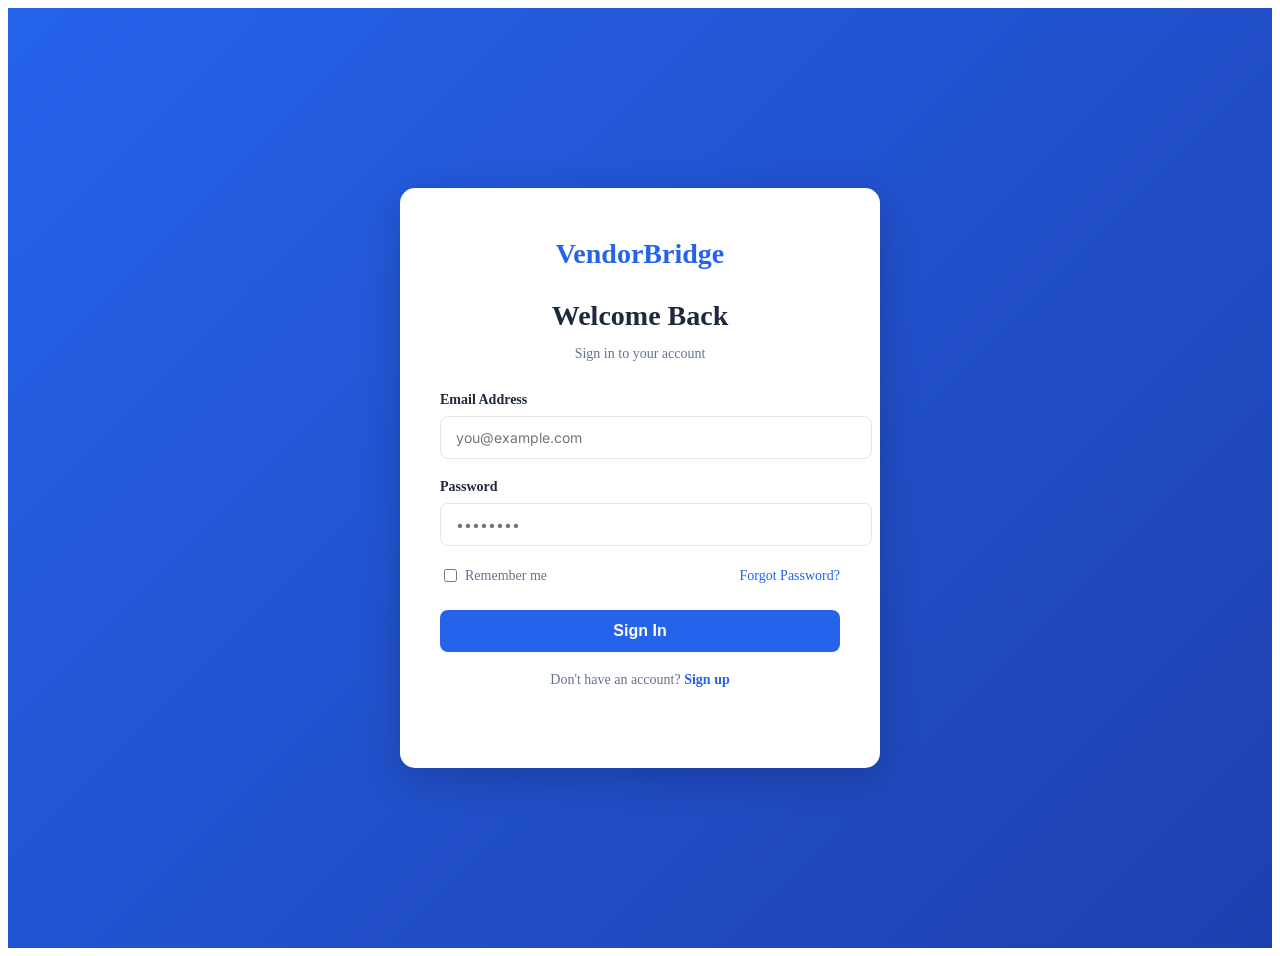
<file: VendorBrigde/Frontend/login.html>
<!DOCTYPE html>
<html lang="en">

<head>
    <meta charset="UTF-8">
    <meta name="viewport" content="width=device-width, initial-scale=1.0">
    <title>Login - VendorBridge</title>
    <link rel="stylesheet" href="css/login.css">
    <link rel="preconnect" href="https://fonts.googleapis.com">
    <link href="https://fonts.googleapis.com/css2?family=Inter:wght@300;400;500;600;700;800&display=swap"
          rel="stylesheet">
</head>

<body>
    <div class="login-container">
        <div class="login-box">
            <div class="logo">VendorBridge</div>
            <h1>Welcome Back</h1>
            <p>Sign in to your account</p>

            <form id="loginForm">
                <div class="form-group">
                    <label for="email">Email Address</label>
                    <input type="email" id="email" name="email" required placeholder="you@example.com">
                </div>

                <div class="form-group">
                    <label for="password">Password</label>
                    <input type="password" id="password" name="password" required placeholder="••••••••">
                </div>

                <div class="form-options">
                    <label class="remember">
                        <input type="checkbox" name="remember">
                        Remember me
                    </label>
                    <a href="#" class="forgot-password">Forgot Password?</a>
                </div>

                <button type="submit" class="login-btn">Sign In</button>

                <div id="errorMessage" class="error-message"></div>
            </form>

            <p class="signup-link">
                Don't have an account? <a href="signup.html">Sign up</a>
            </p>
        </div>
    </div>

    <script src="js/login.js"></script>
</body>

</html>
</file>
<file: VendorBrigde/Frontend/css/login.css>
.login-container {
    min-height: 100vh;
    display: flex;
    justify-content: center;
    align-items: center;
    background: linear-gradient(135deg, #2563EB 0%, #1E40AF 100%);
    padding: 20px;
}

.login-box {
    background: white;
    border-radius: 15px;
    box-shadow: 0 10px 40px rgba(0, 0, 0, 0.2);
    width: 100%;
    max-width: 400px;
    padding: 50px 40px;
    text-align: center;
}

.login-box .logo {
    font-size: 28px;
    font-weight: 800;
    color: #2563EB;
    margin-bottom: 30px;
}

.login-box h1 {
    font-size: 28px;
    font-weight: 700;
    margin-bottom: 10px;
    color: #1E293B;
}

.login-box p {
    color: #64748B;
    margin-bottom: 30px;
    font-size: 14px;
}

.form-group {
    margin-bottom: 20px;
    text-align: left;
}

.form-group label {
    display: block;
    font-size: 14px;
    font-weight: 600;
    margin-bottom: 8px;
    color: #1E293B;
}

.form-group input {
    width: 100%;
    padding: 12px 15px;
    border: 1px solid #E2E8F0;
    border-radius: 8px;
    font-size: 14px;
    font-family: 'Inter', sans-serif;
    transition: border-color 0.3s;
}

.form-group input:focus {
    outline: none;
    border-color: #2563EB;
    box-shadow: 0 0 0 3px rgba(37, 99, 235, 0.1);
}

.form-options {
    display: flex;
    justify-content: space-between;
    align-items: center;
    margin-bottom: 25px;
    font-size: 14px;
}

.remember {
    display: flex;
    align-items: center;
    color: #64748B;
    cursor: pointer;
}

.remember input[type="checkbox"] {
    width: auto;
    margin-right: 8px;
    cursor: pointer;
}

.forgot-password {
    color: #2563EB;
    text-decoration: none;
    transition: color 0.3s;
}

.forgot-password:hover {
    color: #1E40AF;
}

.login-btn {
    width: 100%;
    padding: 12px 20px;
    background: #2563EB;
    color: white;
    border: none;
    border-radius: 8px;
    font-size: 16px;
    font-weight: 600;
    cursor: pointer;
    transition: background-color 0.3s;
}

.login-btn:hover {
    background-color: #1E40AF;
}

.login-btn:disabled {
    background-color: #CBD5E1;
    cursor: not-allowed;
}

.error-message {
    color: #DC2626;
    font-size: 13px;
    margin-top: 15px;
    display: none;
}

.error-message.show {
    display: block;
}

.signup-link {
    margin-top: 20px;
    font-size: 14px;
    color: #64748B;
}

.signup-link a {
    color: #2563EB;
    text-decoration: none;
    font-weight: 600;
    transition: color 0.3s;
}

.signup-link a:hover {
    color: #1E40AF;
}

@media (max-width: 480px) {
    .login-box {
        padding: 40px 25px;
    }

    .login-box h1 {
        font-size: 24px;
    }
}
</file>
